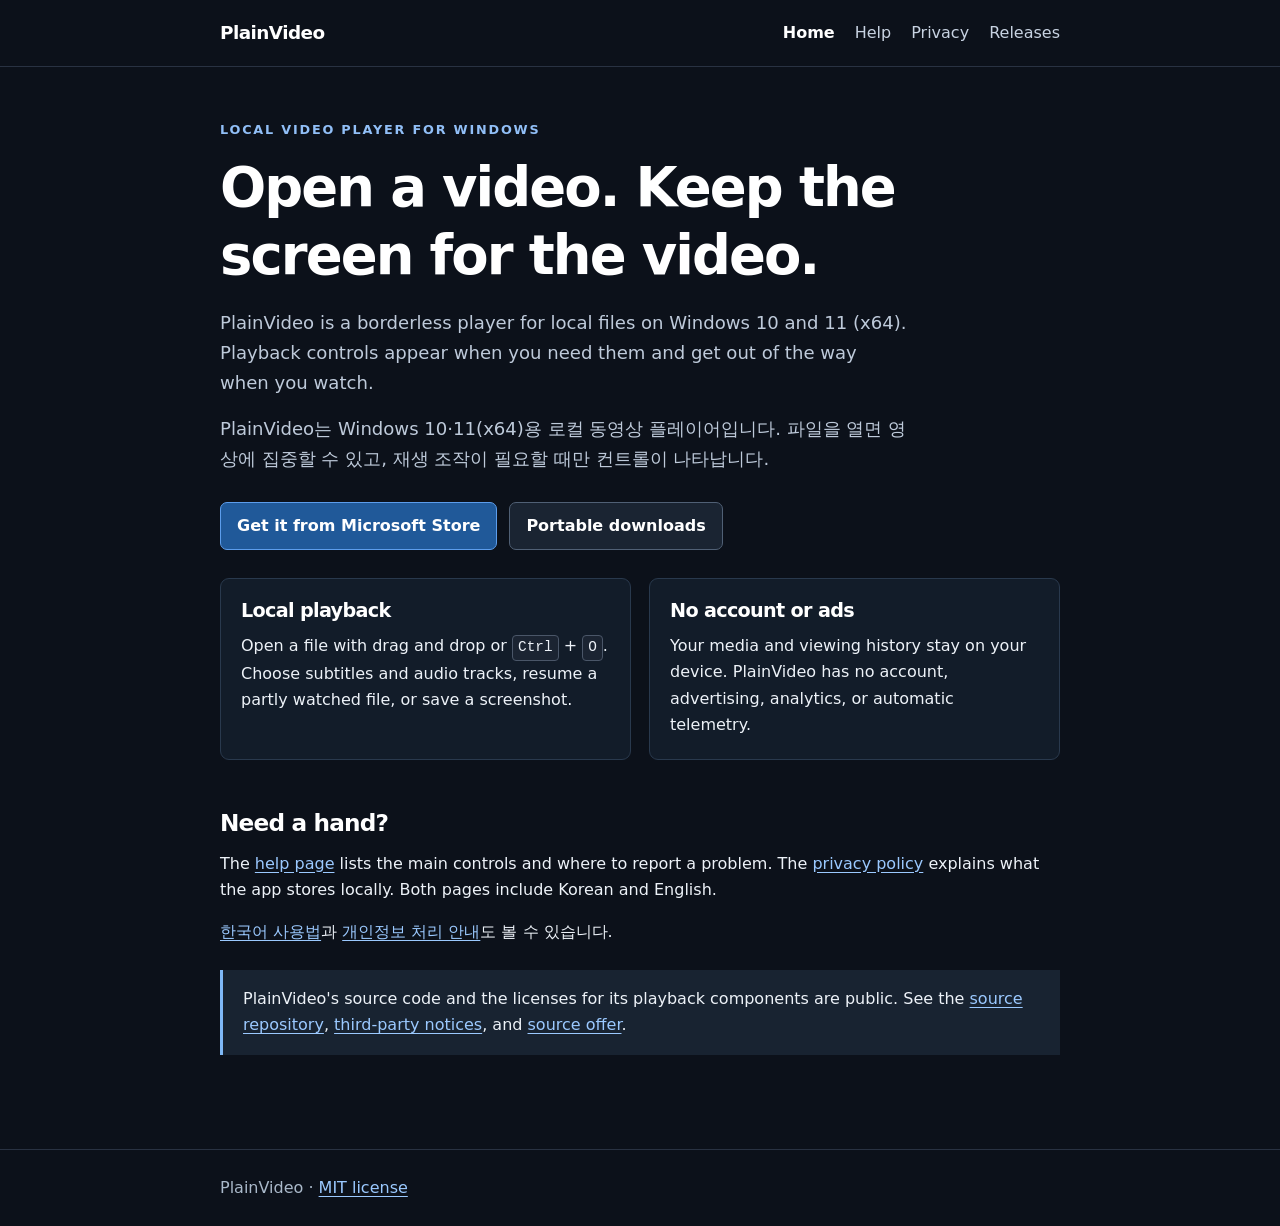
<file: docs/index.html>
<!doctype html>
<html lang="en">
<head>
  <meta charset="utf-8">
  <meta name="viewport" content="width=device-width, initial-scale=1">
  <meta name="description" content="PlainVideo is a borderless video player for local files on Windows. Find the download, help, and privacy policy here.">
  <title>PlainVideo — Video first</title>
  <link rel="stylesheet" href="site.css">
</head>
<body>
  <header class="site-header"><div class="wrap">
    <a class="brand" href="./">PlainVideo</a>
    <nav class="site-nav" aria-label="Main navigation">
      <a href="./" aria-current="page">Home</a>
      <a href="support.html">Help</a>
      <a href="privacy.html">Privacy</a>
      <a href="https://github.com/teemoZipsa/PlainVideo/releases">Releases</a>
    </nav>
  </div></header>
  <main class="wrap">
    <p class="eyebrow">Local video player for Windows</p>
    <h1>Open a video. Keep the screen for the video.</h1>
    <p class="lede">PlainVideo is a borderless player for local files on Windows 10 and 11 (x64). Playback controls appear when you need them and get out of the way when you watch.</p>
    <p class="lede" lang="ko">PlainVideo는 Windows 10·11(x64)용 로컬 동영상 플레이어입니다. 파일을 열면 영상에 집중할 수 있고, 재생 조작이 필요할 때만 컨트롤이 나타납니다.</p>
    <div class="actions">
      <a class="button" href="https://apps.microsoft.com/detail/9PDKQ88FKG1L">Get it from Microsoft Store</a>
      <a class="button secondary" href="https://github.com/teemoZipsa/PlainVideo/releases">Portable downloads</a>
    </div>

    <div class="columns">
      <section class="panel">
        <h2>Local playback</h2>
        <p>Open a file with drag and drop or <kbd>Ctrl</kbd> + <kbd>O</kbd>. Choose subtitles and audio tracks, resume a partly watched file, or save a screenshot.</p>
      </section>
      <section class="panel">
        <h2>No account or ads</h2>
        <p>Your media and viewing history stay on your device. PlainVideo has no account, advertising, analytics, or automatic telemetry.</p>
      </section>
    </div>

    <h2>Need a hand?</h2>
    <p>The <a href="support.html">help page</a> lists the main controls and where to report a problem. The <a href="privacy.html">privacy policy</a> explains what the app stores locally. Both pages include Korean and English.</p>
    <p lang="ko"><a href="support.html#ko">한국어 사용법</a>과 <a href="privacy.html#ko">개인정보 처리 안내</a>도 볼 수 있습니다.</p>
    <p class="note">PlainVideo's source code and the licenses for its playback components are public. See the <a href="https://github.com/teemoZipsa/PlainVideo">source repository</a>, <a href="https://github.com/teemoZipsa/PlainVideo/blob/master/THIRD_PARTY_NOTICES.md">third-party notices</a>, and <a href="https://github.com/teemoZipsa/PlainVideo/blob/master/SOURCE_OFFER.md">source offer</a>.</p>
  </main>
  <footer class="site-footer"><div class="wrap"><p>PlainVideo · <a href="https://github.com/teemoZipsa/PlainVideo/blob/master/LICENSE">MIT license</a></p></div></footer>
</body>
</html>
</file>
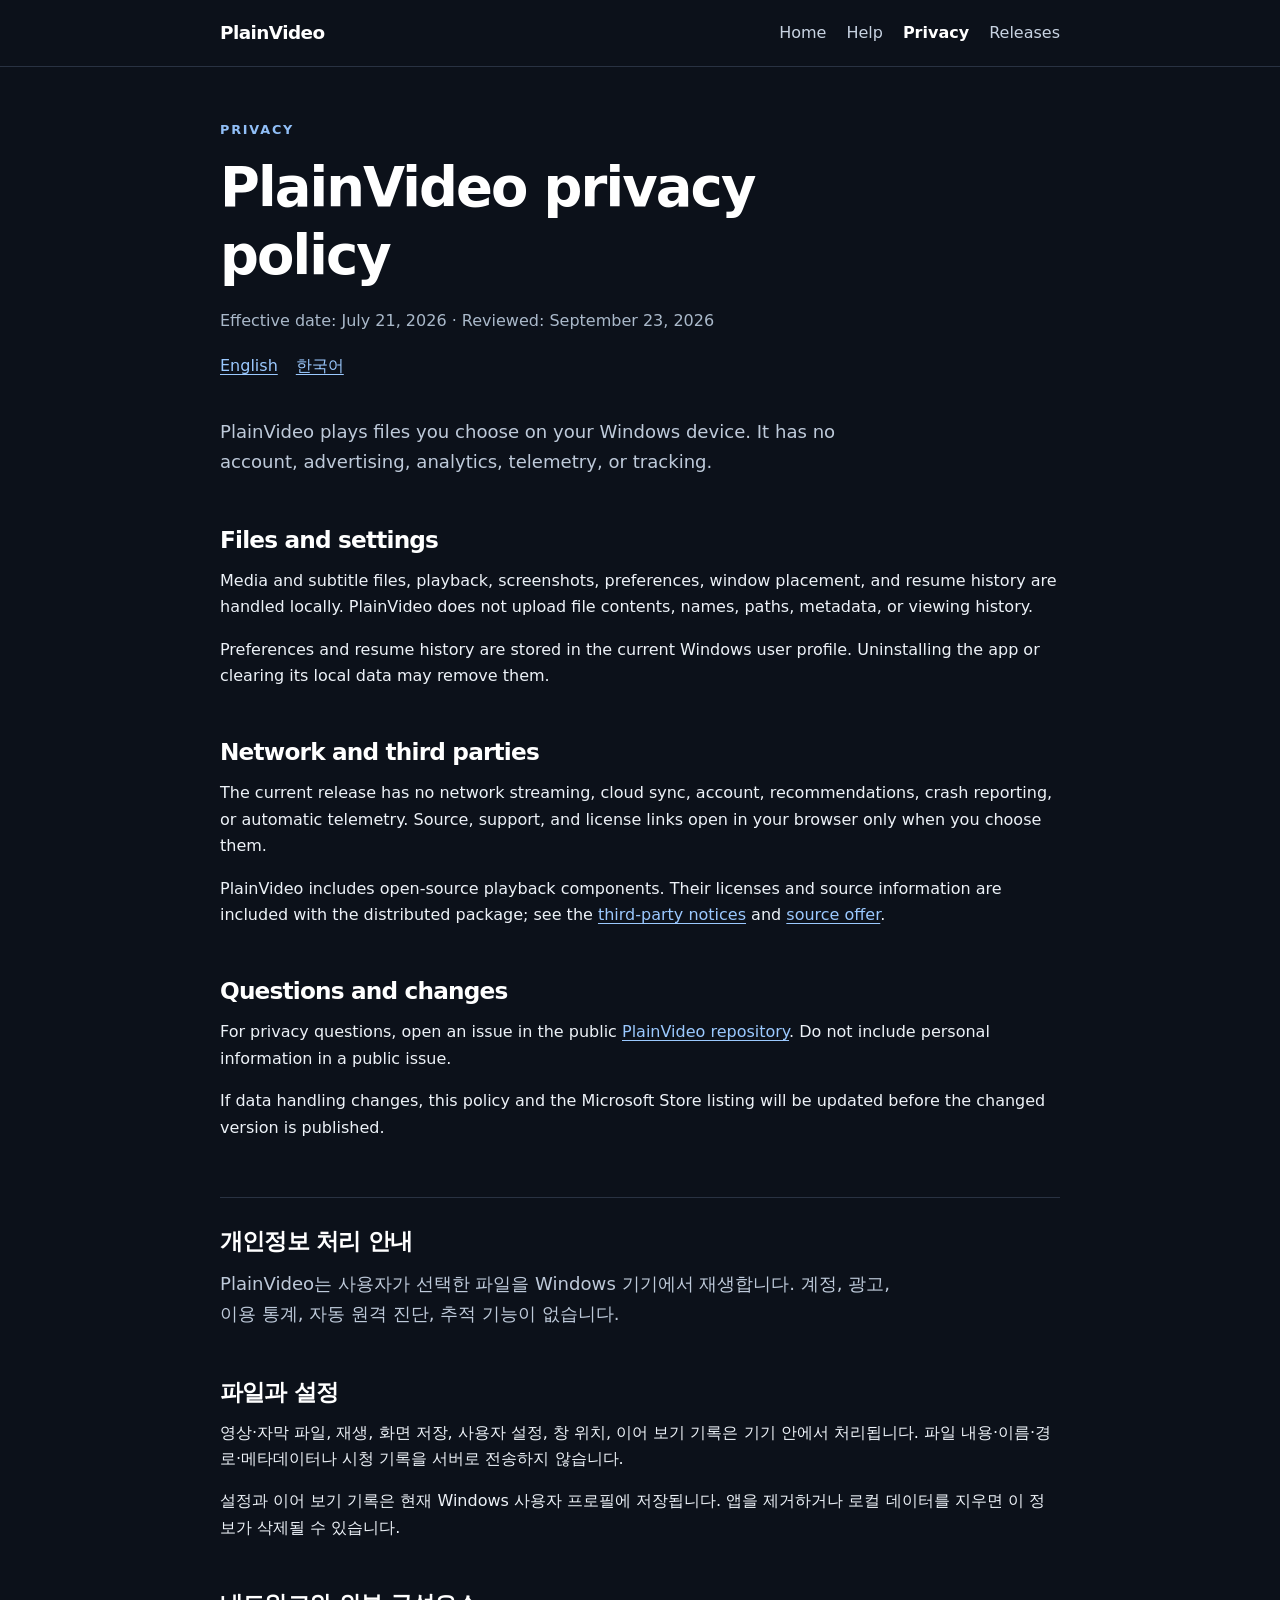
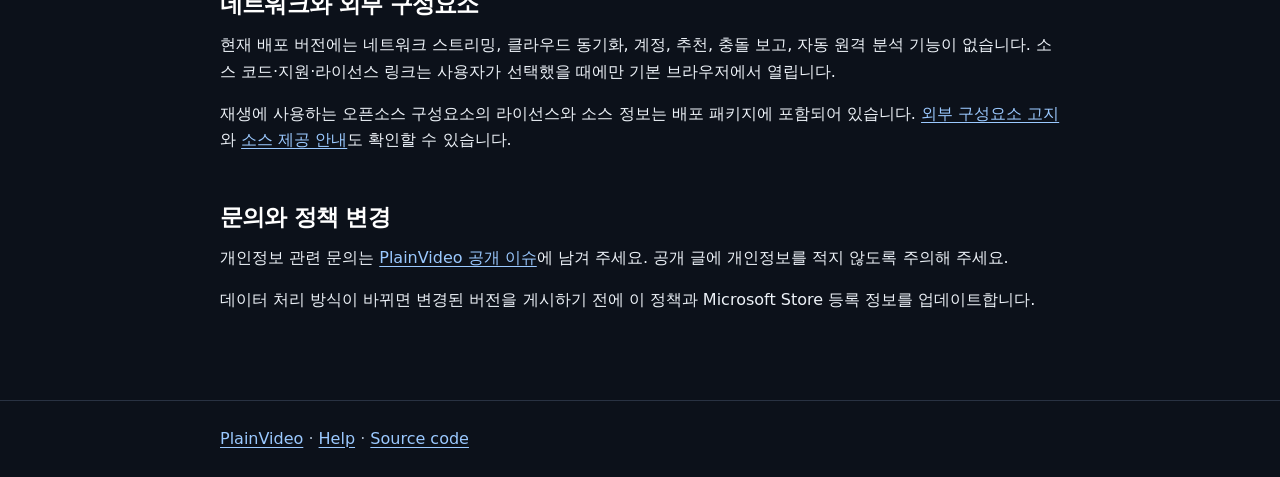
<file: docs/privacy.html>
<!doctype html>
<html lang="en">
<head>
  <meta charset="utf-8">
  <meta name="viewport" content="width=device-width, initial-scale=1">
  <meta name="description" content="PlainVideo privacy policy: local files, playback history, network access, and support contact.">
  <title>Privacy — PlainVideo</title>
  <link rel="stylesheet" href="site.css">
</head>
<body>
  <header class="site-header"><div class="wrap">
    <a class="brand" href="./">PlainVideo</a>
    <nav class="site-nav" aria-label="Main navigation">
      <a href="./">Home</a>
      <a href="support.html">Help</a>
      <a href="privacy.html" aria-current="page">Privacy</a>
      <a href="https://github.com/teemoZipsa/PlainVideo/releases">Releases</a>
    </nav>
  </div></header>
  <main class="wrap">
    <p class="eyebrow">Privacy</p>
    <h1>PlainVideo privacy policy</h1>
    <p class="muted">Effective date: July 21, 2026 · Reviewed: September 23, 2026</p>
    <nav class="language-links" aria-label="Page language"><a href="#en">English</a><a href="#ko">한국어</a></nav>

    <section id="en" class="language-section" lang="en">
      <p class="lede">PlainVideo plays files you choose on your Windows device. It has no account, advertising, analytics, telemetry, or tracking.</p>
      <h2>Files and settings</h2>
      <p>Media and subtitle files, playback, screenshots, preferences, window placement, and resume history are handled locally. PlainVideo does not upload file contents, names, paths, metadata, or viewing history.</p>
      <p>Preferences and resume history are stored in the current Windows user profile. Uninstalling the app or clearing its local data may remove them.</p>
      <h2>Network and third parties</h2>
      <p>The current release has no network streaming, cloud sync, account, recommendations, crash reporting, or automatic telemetry. Source, support, and license links open in your browser only when you choose them.</p>
      <p>PlainVideo includes open-source playback components. Their licenses and source information are included with the distributed package; see the <a href="https://github.com/teemoZipsa/PlainVideo/blob/master/THIRD_PARTY_NOTICES.md">third-party notices</a> and <a href="https://github.com/teemoZipsa/PlainVideo/blob/master/SOURCE_OFFER.md">source offer</a>.</p>
      <h2>Questions and changes</h2>
      <p>For privacy questions, open an issue in the public <a href="https://github.com/teemoZipsa/PlainVideo/issues">PlainVideo repository</a>. Do not include personal information in a public issue.</p>
      <p>If data handling changes, this policy and the Microsoft Store listing will be updated before the changed version is published.</p>
    </section>

    <section id="ko" class="language-section" lang="ko">
      <h2>개인정보 처리 안내</h2>
      <p class="lede">PlainVideo는 사용자가 선택한 파일을 Windows 기기에서 재생합니다. 계정, 광고, 이용 통계, 자동 원격 진단, 추적 기능이 없습니다.</p>
      <h2>파일과 설정</h2>
      <p>영상·자막 파일, 재생, 화면 저장, 사용자 설정, 창 위치, 이어 보기 기록은 기기 안에서 처리됩니다. 파일 내용·이름·경로·메타데이터나 시청 기록을 서버로 전송하지 않습니다.</p>
      <p>설정과 이어 보기 기록은 현재 Windows 사용자 프로필에 저장됩니다. 앱을 제거하거나 로컬 데이터를 지우면 이 정보가 삭제될 수 있습니다.</p>
      <h2>네트워크와 외부 구성요소</h2>
      <p>현재 배포 버전에는 네트워크 스트리밍, 클라우드 동기화, 계정, 추천, 충돌 보고, 자동 원격 분석 기능이 없습니다. 소스 코드·지원·라이선스 링크는 사용자가 선택했을 때에만 기본 브라우저에서 열립니다.</p>
      <p>재생에 사용하는 오픈소스 구성요소의 라이선스와 소스 정보는 배포 패키지에 포함되어 있습니다. <a href="https://github.com/teemoZipsa/PlainVideo/blob/master/THIRD_PARTY_NOTICES.md">외부 구성요소 고지</a>와 <a href="https://github.com/teemoZipsa/PlainVideo/blob/master/SOURCE_OFFER.md">소스 제공 안내</a>도 확인할 수 있습니다.</p>
      <h2>문의와 정책 변경</h2>
      <p>개인정보 관련 문의는 <a href="https://github.com/teemoZipsa/PlainVideo/issues">PlainVideo 공개 이슈</a>에 남겨 주세요. 공개 글에 개인정보를 적지 않도록 주의해 주세요.</p>
      <p>데이터 처리 방식이 바뀌면 변경된 버전을 게시하기 전에 이 정책과 Microsoft Store 등록 정보를 업데이트합니다.</p>
    </section>
  </main>
  <footer class="site-footer"><div class="wrap"><p><a href="./">PlainVideo</a> · <a href="support.html">Help</a> · <a href="https://github.com/teemoZipsa/PlainVideo">Source code</a></p></div></footer>
</body>
</html>
</file>
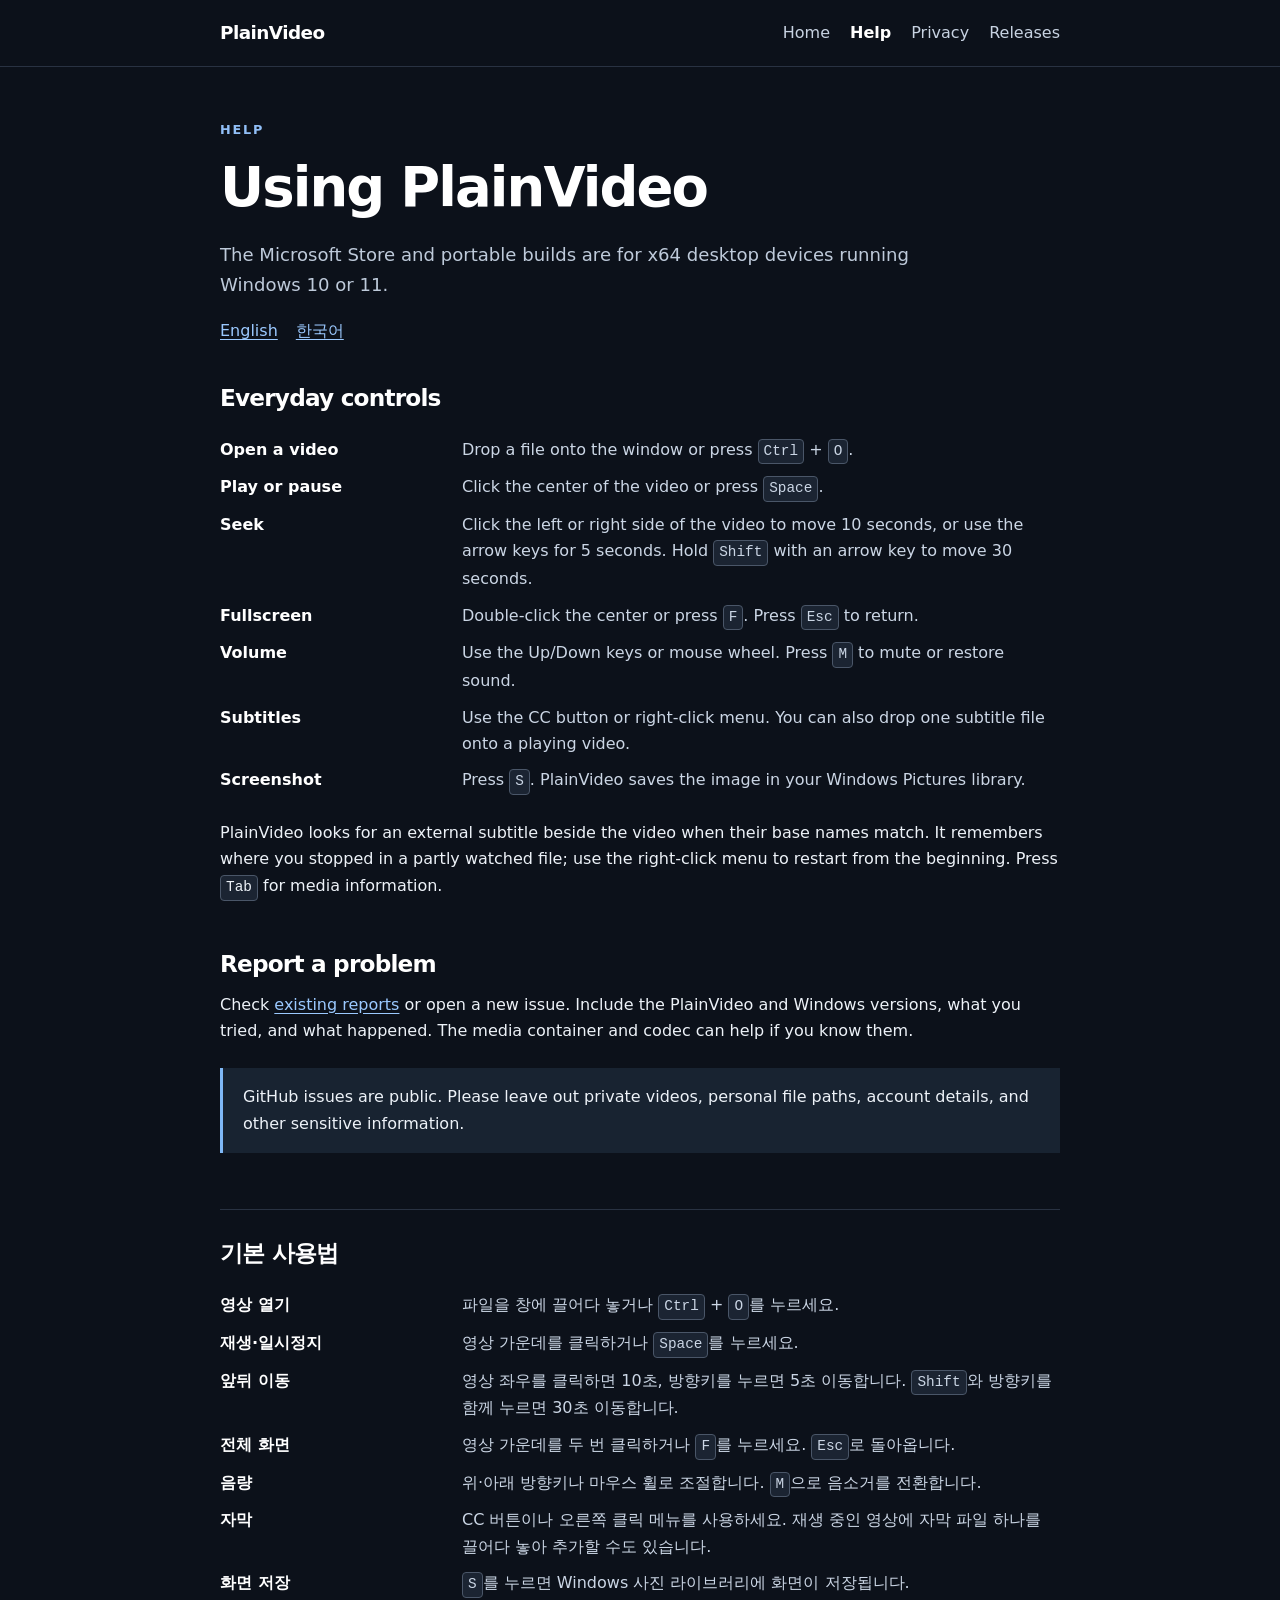
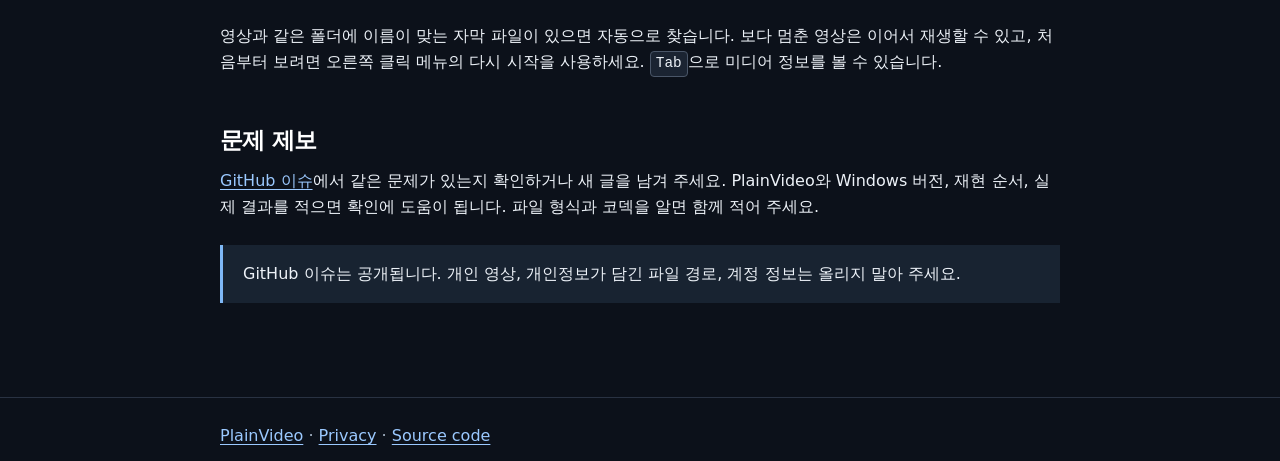
<file: docs/support.html>
<!doctype html>
<html lang="en">
<head>
  <meta charset="utf-8">
  <meta name="viewport" content="width=device-width, initial-scale=1">
  <meta name="description" content="PlainVideo help: opening files, playback, subtitles, screenshots, and reporting a problem.">
  <title>Help — PlainVideo</title>
  <link rel="stylesheet" href="site.css">
</head>
<body>
  <header class="site-header"><div class="wrap">
    <a class="brand" href="./">PlainVideo</a>
    <nav class="site-nav" aria-label="Main navigation">
      <a href="./">Home</a>
      <a href="support.html" aria-current="page">Help</a>
      <a href="privacy.html">Privacy</a>
      <a href="https://github.com/teemoZipsa/PlainVideo/releases">Releases</a>
    </nav>
  </div></header>
  <main class="wrap">
    <p class="eyebrow">Help</p>
    <h1>Using PlainVideo</h1>
    <p class="lede">The Microsoft Store and portable builds are for x64 desktop devices running Windows 10 or 11.</p>
    <nav class="language-links" aria-label="Page language"><a href="#en">English</a><a href="#ko">한국어</a></nav>

    <section id="en" class="language-section" lang="en">
      <h2>Everyday controls</h2>
      <dl class="detail-list">
        <dt>Open a video</dt><dd>Drop a file onto the window or press <kbd>Ctrl</kbd> + <kbd>O</kbd>.</dd>
        <dt>Play or pause</dt><dd>Click the center of the video or press <kbd>Space</kbd>.</dd>
        <dt>Seek</dt><dd>Click the left or right side of the video to move 10 seconds, or use the arrow keys for 5 seconds. Hold <kbd>Shift</kbd> with an arrow key to move 30 seconds.</dd>
        <dt>Fullscreen</dt><dd>Double-click the center or press <kbd>F</kbd>. Press <kbd>Esc</kbd> to return.</dd>
        <dt>Volume</dt><dd>Use the Up/Down keys or mouse wheel. Press <kbd>M</kbd> to mute or restore sound.</dd>
        <dt>Subtitles</dt><dd>Use the CC button or right-click menu. You can also drop one subtitle file onto a playing video.</dd>
        <dt>Screenshot</dt><dd>Press <kbd>S</kbd>. PlainVideo saves the image in your Windows Pictures library.</dd>
      </dl>
      <p>PlainVideo looks for an external subtitle beside the video when their base names match. It remembers where you stopped in a partly watched file; use the right-click menu to restart from the beginning. Press <kbd>Tab</kbd> for media information.</p>
      <h2>Report a problem</h2>
      <p>Check <a href="https://github.com/teemoZipsa/PlainVideo/issues">existing reports</a> or open a new issue. Include the PlainVideo and Windows versions, what you tried, and what happened. The media container and codec can help if you know them.</p>
      <p class="note">GitHub issues are public. Please leave out private videos, personal file paths, account details, and other sensitive information.</p>
    </section>

    <section id="ko" class="language-section" lang="ko">
      <h2>기본 사용법</h2>
      <dl class="detail-list">
        <dt>영상 열기</dt><dd>파일을 창에 끌어다 놓거나 <kbd>Ctrl</kbd> + <kbd>O</kbd>를 누르세요.</dd>
        <dt>재생·일시정지</dt><dd>영상 가운데를 클릭하거나 <kbd>Space</kbd>를 누르세요.</dd>
        <dt>앞뒤 이동</dt><dd>영상 좌우를 클릭하면 10초, 방향키를 누르면 5초 이동합니다. <kbd>Shift</kbd>와 방향키를 함께 누르면 30초 이동합니다.</dd>
        <dt>전체 화면</dt><dd>영상 가운데를 두 번 클릭하거나 <kbd>F</kbd>를 누르세요. <kbd>Esc</kbd>로 돌아옵니다.</dd>
        <dt>음량</dt><dd>위·아래 방향키나 마우스 휠로 조절합니다. <kbd>M</kbd>으로 음소거를 전환합니다.</dd>
        <dt>자막</dt><dd>CC 버튼이나 오른쪽 클릭 메뉴를 사용하세요. 재생 중인 영상에 자막 파일 하나를 끌어다 놓아 추가할 수도 있습니다.</dd>
        <dt>화면 저장</dt><dd><kbd>S</kbd>를 누르면 Windows 사진 라이브러리에 화면이 저장됩니다.</dd>
      </dl>
      <p>영상과 같은 폴더에 이름이 맞는 자막 파일이 있으면 자동으로 찾습니다. 보다 멈춘 영상은 이어서 재생할 수 있고, 처음부터 보려면 오른쪽 클릭 메뉴의 다시 시작을 사용하세요. <kbd>Tab</kbd>으로 미디어 정보를 볼 수 있습니다.</p>
      <h2>문제 제보</h2>
      <p><a href="https://github.com/teemoZipsa/PlainVideo/issues">GitHub 이슈</a>에서 같은 문제가 있는지 확인하거나 새 글을 남겨 주세요. PlainVideo와 Windows 버전, 재현 순서, 실제 결과를 적으면 확인에 도움이 됩니다. 파일 형식과 코덱을 알면 함께 적어 주세요.</p>
      <p class="note">GitHub 이슈는 공개됩니다. 개인 영상, 개인정보가 담긴 파일 경로, 계정 정보는 올리지 말아 주세요.</p>
    </section>
  </main>
  <footer class="site-footer"><div class="wrap"><p><a href="./">PlainVideo</a> · <a href="privacy.html">Privacy</a> · <a href="https://github.com/teemoZipsa/PlainVideo">Source code</a></p></div></footer>
</body>
</html>
</file>
<file: docs/site.css>
:root {
  color-scheme: dark;
  font-family: "Segoe UI", "Apple SD Gothic Neo", system-ui, sans-serif;
  line-height: 1.65;
  background: #0c111a;
  color: #edf2f8;
}

* { box-sizing: border-box; }
body { margin: 0; }
a { color: #9bc9ff; text-underline-offset: 3px; }
a:hover { color: #c8e2ff; }

.wrap { width: min(100% - 40px, 840px); margin-inline: auto; }
.site-header { border-bottom: 1px solid #293242; }
.site-header .wrap { display: flex; align-items: center; justify-content: space-between; gap: 20px; padding-block: 18px; }
.brand { color: #fff; font-size: 1.15rem; font-weight: 700; text-decoration: none; letter-spacing: -.03em; }
.site-nav { display: flex; flex-wrap: wrap; gap: 8px 20px; }
.site-nav a { color: #c8d3e2; text-decoration: none; }
.site-nav a[aria-current="page"] { color: #fff; font-weight: 700; }
.site-nav a:hover { color: #fff; text-decoration: underline; }

main { padding-block: 52px 70px; }
h1, h2, h3 { color: #fff; line-height: 1.25; letter-spacing: -.035em; }
h1 { max-width: 720px; margin: 0 0 18px; font-size: clamp(2.1rem, 6vw, 3.4rem); }
h2 { margin: 48px 0 14px; font-size: 1.45rem; }
h3 { margin: 28px 0 8px; font-size: 1.08rem; }
p { margin: 0 0 16px; }
ul { padding-left: 1.4rem; }
li + li { margin-top: 8px; }
code, kbd { font-family: ui-monospace, "Cascadia Code", Consolas, monospace; }
kbd { display: inline-block; padding: 0 5px; border: 1px solid #4a5668; border-radius: 4px; background: #1b2432; font-size: .9em; }
.eyebrow { margin-bottom: 14px; color: #91bff7; font-size: .8rem; font-weight: 700; letter-spacing: .14em; text-transform: uppercase; }
.lede { max-width: 690px; color: #becada; font-size: 1.13rem; }
.actions { display: flex; flex-wrap: wrap; gap: 12px; margin-top: 28px; }
.button { display: inline-block; padding: 10px 16px; border: 1px solid #5c9dec; border-radius: 7px; color: #fff; background: #205999; font-weight: 600; text-decoration: none; }
.button.secondary { border-color: #506075; background: #1a2432; }
.button:hover { color: #fff; background: #2c6db4; }
.button.secondary:hover { background: #273447; }
.note { margin-block: 24px; padding: 16px 20px; border-left: 3px solid #7fb8f6; background: #182331; }
.columns { display: grid; grid-template-columns: repeat(2, minmax(0, 1fr)); gap: 18px; margin-top: 28px; }
.panel { padding: 20px; border: 1px solid #29394d; border-radius: 9px; background: #121c29; }
.panel h2 { margin: 0 0 10px; font-size: 1.2rem; }
.panel p:last-child { margin-bottom: 0; }
.language-links { display: flex; gap: 18px; margin: 18px 0 30px; }
.language-section { padding-top: 8px; }
.language-section + .language-section { margin-top: 56px; padding-top: 28px; border-top: 1px solid #293242; }
.language-section h2:first-child { margin-top: 0; }
.detail-list { display: grid; grid-template-columns: minmax(150px, 220px) 1fr; gap: 10px 22px; margin: 25px 0; }
.detail-list dt { font-weight: 700; color: #fff; }
.detail-list dd { margin: 0; color: #cbd6e5; }
.muted { color: #aab9ca; }
.site-footer { border-top: 1px solid #293242; color: #aab9ca; }
.site-footer .wrap { padding-block: 25px; }
.site-footer p { margin: 0; }

@media (max-width: 640px) {
  .site-header .wrap { align-items: flex-start; flex-direction: column; }
  .columns, .detail-list { display: block; }
  .panel + .panel { margin-top: 14px; }
  .detail-list dd { margin: 0 0 16px; }
  main { padding-top: 38px; }
}
</file>
